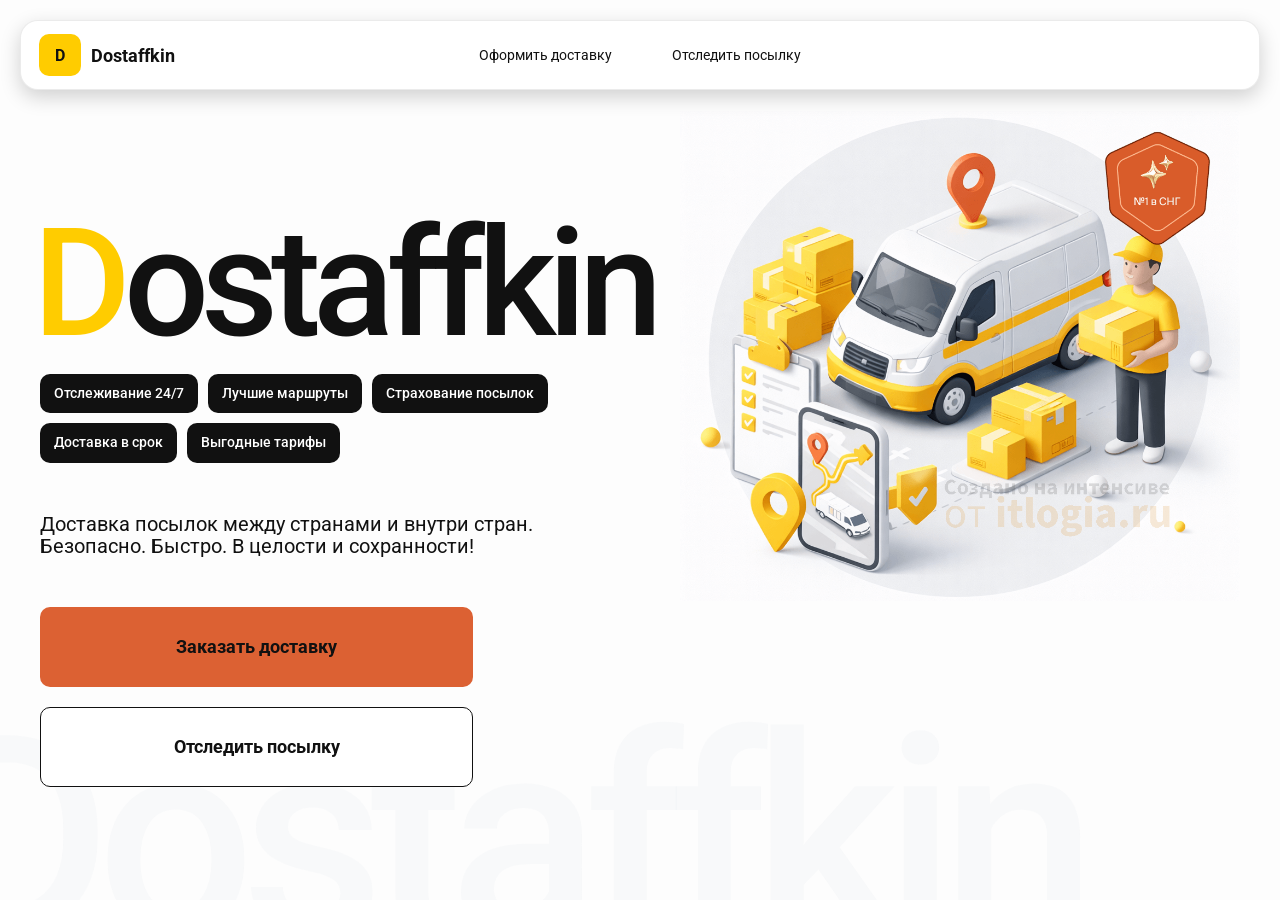
<file: index.html>
<!doctype html>
<html lang="ru">

<head>
  <meta charset="utf-8" />
  <meta name="viewport" content="width=device-width,initial-scale=1,maximum-scale=1,user-scalable=0" />
  <title>Dostaffkin — Доставка посылок между странами и внутри стран. Безопасно. Быстро. В целости и сохранности!
  </title>
  <link href="styles/base.css" rel="stylesheet" />
  <link href="styles/base_adaptive.css" rel="stylesheet" />
  <link href="styles/index.css" rel="stylesheet" />
  <link href="styles/index_adaptive.css" rel="stylesheet" />
</head>

<body>
  <div class="container">
    <header class="header">
      <a class="header-brand" href="#">
        <div class="header-logo">D</div>
        <div class="header-title">Dostaffkin</div>
      </a>
      <nav class="header-menu">
        <a class="header-link" href="./order.html">Оформить <span>доставку</span></a>
        <a class="header-link" href="./track.html">Отследить <span>посылку</span></a>
      </nav>
    </header>
    <main class="main">
      <section class="main-info">
        <div class="main-title">
          <span>D</span>ostaffkin
        </div>
        <div class="main-features">
          <div class="main-feature">Отслеживание 24/7</div>
          <div class="main-feature">Лучшие маршруты</div>
          <div class="main-feature">Страхование посылок</div>
          <div class="main-feature">Доставка в срок</div>
          <div class="main-feature">Выгодные тарифы</div>
        </div>
        <div class="main-description">
          Доставка посылок между странами и внутри стран.
          Безопасно. Быстро. В целости и сохранности!
        </div>
        <div class="main-actions">
          <a class="button" type="button" href="./order.html">Заказать доставку</a>
          <a class="button button-white" type="button" href="./track.html">Отследить посылку</a>
        </div>
      </section>
      <div class="main-title-ghost">Dostaffkin</div>
      <section class="main-image">
        <img src="images/main-image.png" alt="Main image" />
      </section>
    </main>
  </div>
</body>

</html>
</file>
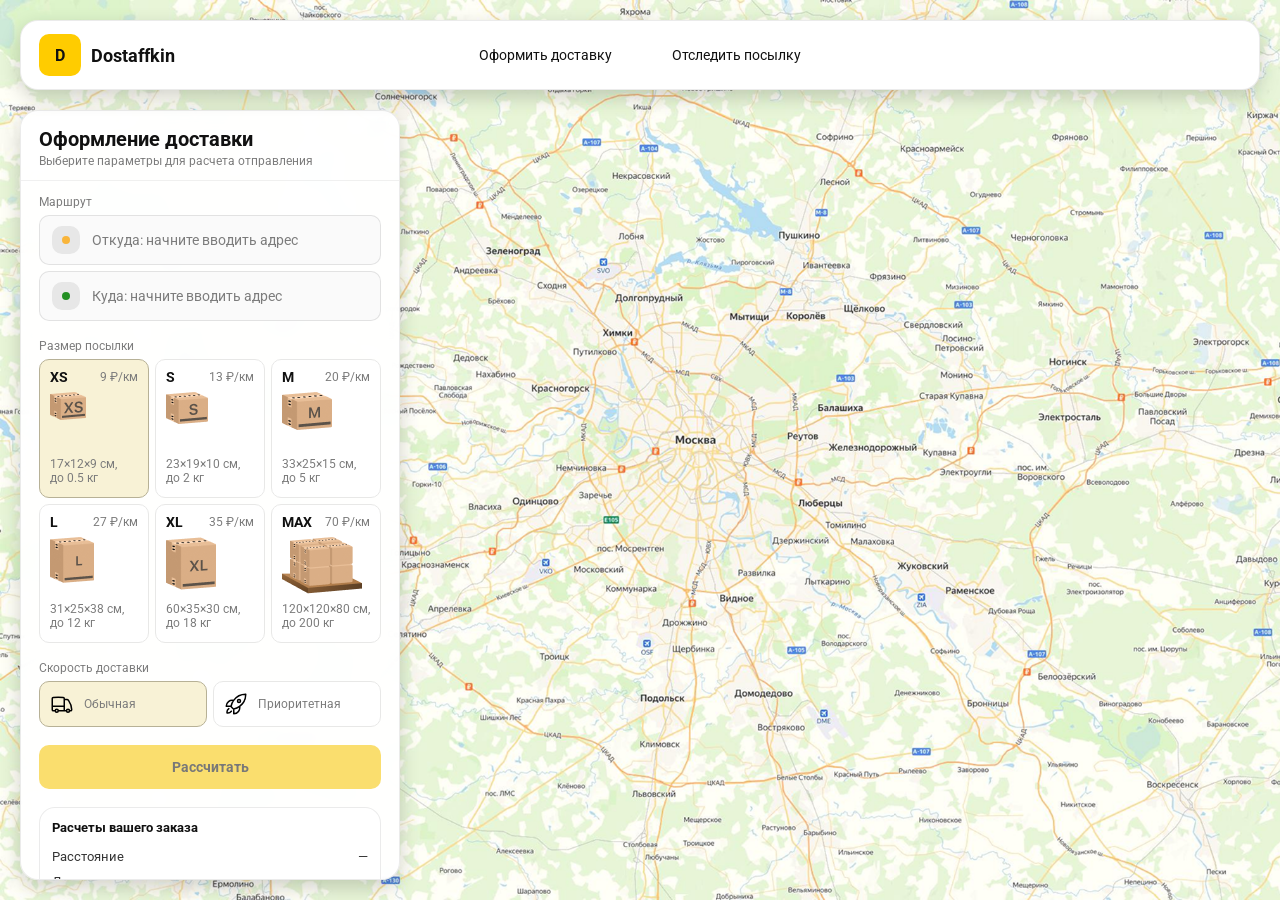
<file: order.html>
<!doctype html>
<html lang="ru">

<head>
    <meta charset="utf-8" />
    <meta name="viewport" content="width=device-width,initial-scale=1,maximum-scale=1,user-scalable=0" />
    <title>Оформление доставки</title>

    <link rel="stylesheet" href="styles/base.css" />
    <link rel="stylesheet" href="styles/base_adaptive.css" />

    <link rel="stylesheet" href="styles/order.css" />
    <link rel="stylesheet" href="styles/order_adaptive.css" />
</head>

<body>
    <div id="map"></div>
    <header class="header">
        <a class="header-brand" href="./index.html">
            <div class="header-logo">D</div>
            <div class="header-title">Dostaffkin</div>
        </a>
        <nav class="header-menu">
            <a class="header-link" href="#">Оформить <span>доставку</span></a>
            <a class="header-link" href="./track.html">Отследить <span>посылку</span></a>
        </nav>
    </header>

    <aside class="main" id="sidebar">
        <div class="main-header">
            <div class="main-title">Оформление доставки</div>
            <div class="main-text">Выберите параметры для расчета отправления</div>
        </div>
        <div class="main-content">
            <div class="main-route">
                <div class="main-block-title">Маршрут</div>
                <div class="main-fields">
                    <div class="main-field" id="fromField">
                        <div class="main-pin"></div>
                        <input id="from" placeholder="Откуда: начните вводить адрес" autocomplete="off" />
                        <div class="main-ac" id="fromAc" role="listbox" aria-label="Подсказки адресов"></div>
                    </div>

                    <div class="main-field" id="toField">
                        <div class="main-pin"></div>
                        <input id="to" placeholder="Куда: начните вводить адрес" autocomplete="off" />
                        <div class="main-ac" id="toAc" role="listbox" aria-label="Подсказки адресов"></div>
                    </div>
                </div>
            </div>
            <div class="main-package">
                <div class="main-block-title">Размер посылки</div>

                <div class="main-sizes">
                    <div class="main-size-card is-active" data-value="xs">
                        <div class="main-size-top">
                            <div class="main-size-label">XS</div>
                            <div class="main-size-rate">9 ₽/км</div>
                        </div>
                        <div class="main-size-media">
                            <img src="images/sizes/xs.png" alt="Короб XS" />
                        </div>
                        <div class="main-size-description">17×12×9 см,<br>до 0.5 кг</div>
                    </div>

                    <div class="main-size-card" data-value="s">
                        <div class="main-size-top">
                            <div class="main-size-label">S</div>
                            <div class="main-size-rate">13 ₽/км</div>
                        </div>
                        <div class="main-size-media">
                            <img src="images/sizes/s.png" alt="Короб S" />
                        </div>
                        <div class="main-size-description">23×19×10 см,<br>до 2 кг</div>
                    </div>

                    <div class="main-size-card" data-value="m">
                        <div class="main-size-top">
                            <div class="main-size-label">M</div>
                            <div class="main-size-rate">20 ₽/км</div>
                        </div>
                        <div class="main-size-media">
                            <img src="images/sizes/m.png" alt="Короб M" />
                        </div>
                        <div class="main-size-description">33×25×15 см,<br>до 5 кг</div>
                    </div>

                    <div class="main-size-card" data-value="l">
                        <div class="main-size-top">
                            <div class="main-size-label">L</div>
                            <div class="main-size-rate">27 ₽/км</div>
                        </div>
                        <div class="main-size-media">
                            <img src="images/sizes/l.png" alt="Короб L" />
                        </div>
                        <div class="main-size-description">31×25×38 см,<br>до 12 кг</div>
                    </div>

                    <div class="main-size-card" data-value="xl">
                        <div class="main-size-top">
                            <div class="main-size-label">XL</div>
                            <div class="main-size-rate">35 ₽/км</div>
                        </div>
                        <div class="main-size-media">
                            <img src="images/sizes/xl.png" alt="Короб XL" />
                        </div>
                        <div class="main-size-description">60×35×30 см,<br>до 18 кг</div>
                    </div>

                    <div class="main-size-card" data-value="max">
                        <div class="main-size-top">
                            <div class="main-size-label">MAX</div>
                            <div class="main-size-rate">70 ₽/км</div>
                        </div>
                        <div class="main-size-media main-size-media-palleta">
                            <img src="images/sizes/max.png" alt="Паллета" />
                        </div>
                        <div class="main-size-description">120×120×80 см,<br>до 200 кг</div>
                    </div>
                </div>
            </div>
            <div class="main-speed">
                <div class="main-block-title">Скорость доставки</div>

                <div class="main-speeds">
                    <div class="main-speed-card is-active" data-value="regular">
                        <img class="main-speed-media" src="images/icons/regular.svg" alt="Regular" />
                        <div class="main-speed-description">Обычная</div>
                    </div>
                    <div class="main-speed-card" data-value="fast">
                        <img class="main-speed-media" src="images/icons/fast.svg" alt="Fast" />
                        <div class="main-speed-description">Приоритетная</div>
                    </div>
                </div>
            </div>
            <div class="main-calculate-block">
                <button id="calc" class="button calculate-button" type="button" disabled>Рассчитать</button>
            </div>
            <div class="main-result" id="result">
                <div class="main-result-title">Расчеты вашего заказа</div>
                <div class="main-result-lines">
                    <div class="main-result-line"><span>Расстояние</span><span id="distanceValue">—</span></div>
                    <div class="main-result-line"><span>Доставим через</span><span id="durationValue">—</span></div>
                    <div class="main-result-line"><span>Тариф</span><span id="rateValue">—</span></div>
                </div>
                <div class="main-price">
                    <div class="main-price-label">Итого</div>
                    <div class="main-price-value" id="totalValue">—</div>
                </div>
            </div>
            <div class="main-order-box">
                <div class="main-order-form" id="orderForm">
                    <div class="main-order-title">Оформление доставки</div>
                    <div class="main-block-info-row">
                        <div class="main-block-title">Контакты</div>
                        <div class="order-fields">
                            <div class="main-field">
                                <input id="customerName" placeholder="Ваше имя" autocomplete="off" />
                            </div>
                            <div class="main-field">
                                <input id="customerPhone" placeholder="Ваш телефон" autocomplete="off"
                                    inputmode="tel" />
                            </div>
                        </div>
                    </div>
                    <div class="main-block-info-row extra-info">
                        <div class="main-block-title">Дополнительная информация</div>
                        <div class="main-field textarea">
                            <textarea id="comment" placeholder="Детали доставки и комментарии"></textarea>
                        </div>
                    </div>
                    <button id="submit" class="button main-submit-request" type="button" disabled>Отправить
                        заявку
                    </button>
                </div>

                <div class="main-order-success" id="orderSuccess">
                    <div class="main-success-icon">✓</div>
                    <div class="main-success-title">Заявка отправлена!</div>
                    <div class="main-success-title">Номер отправления – <span id="orderId"></span></div>
                    <div class="main-success-subtitle">Мы скоро свяжемся с вами</div>
                </div>
            </div>
        </div>
    </aside>
</body>

</html>
</file>
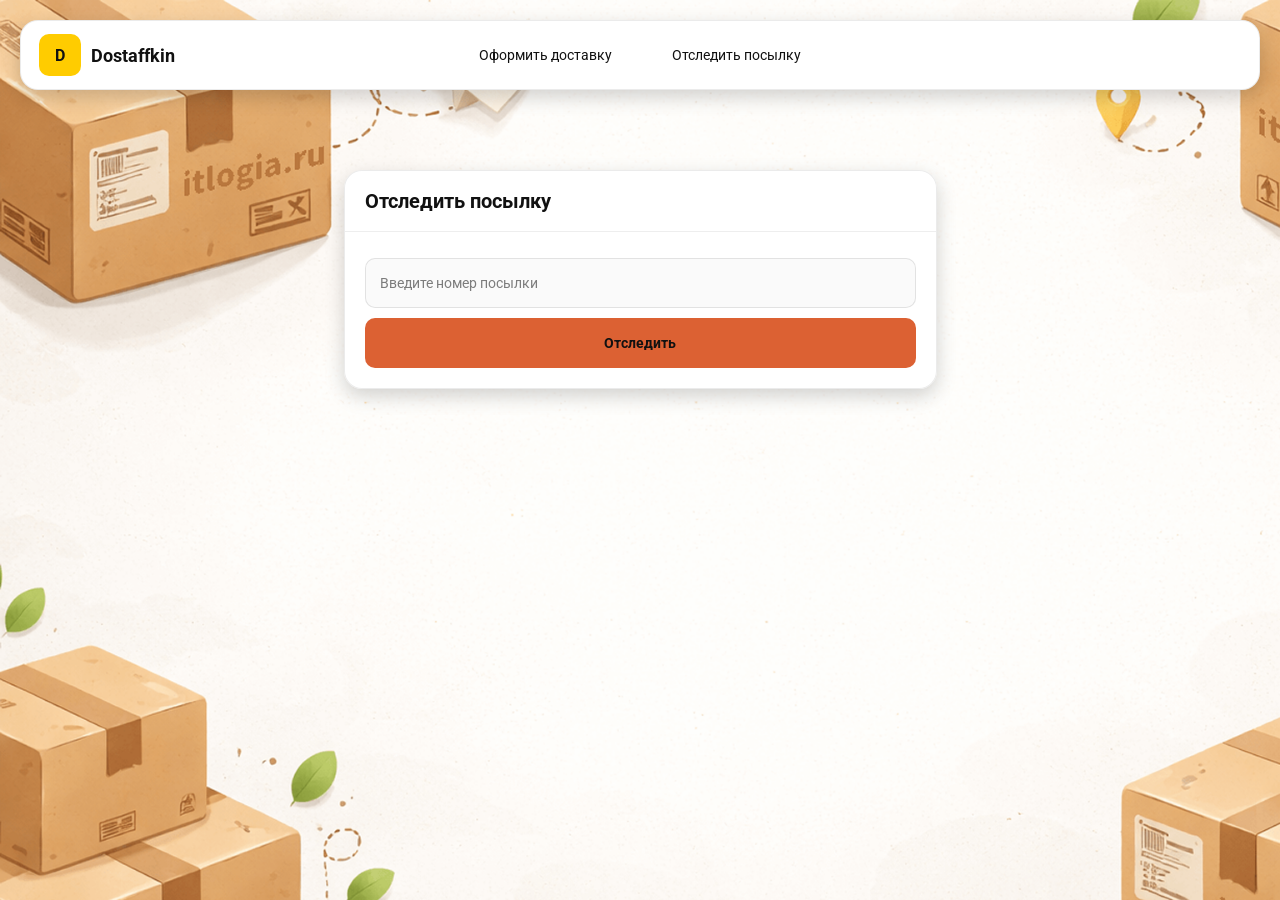
<file: track.html>
<!doctype html>
<html lang="ru">

<head>
    <meta charset="utf-8" />
    <meta name="viewport" content="width=device-width,initial-scale=1,maximum-scale=1,user-scalable=0" />
    <title>Отследить посылку</title>
    <link rel="stylesheet" href="styles/base.css" />
    <link rel="stylesheet" href="styles/base_adaptive.css" />

    <link rel="stylesheet" href="styles/track.css" />
    <link rel="stylesheet" href="styles/track_adaptive.css" />
</head>

<body>

    <div class="container">
        <header class="header">
            <a class="header-brand" href="./index.html">
                <div class="header-logo">D</div>
                <div class="header-title">Dostaffkin</div>
            </a>
            <nav class="header-menu">
                <a class="header-link" href="./order.html">Оформить <span>доставку</span></a>
                <a class="header-link" href="#">Отследить <span>посылку</span></a>
            </nav>
        </header>
        <main class="track-content">
            <section class="track-card track-search">
                <div class="track-title">Отследить посылку</div>
                <div class="track-action">
                    <div class="main-field track-field">
                        <input id="trackNumber" placeholder="Введите номер посылки" autocomplete="off" />
                    </div>
                    <button id="trackButton" class="button track-button" type="button">Отследить</button>
                </div>
            </section>
            <section class="track-card track-result" id="trackResult">
                <div class="track-result-header">
                    <div class="track-id" id="trackIdValue"></div>
                    <div class="track-routes">
                        <div class="track-route">
                            <div class="track-route-pin">
                                <svg xmlns="http://www.w3.org/2000/svg" fill="none" viewBox="0 0 24 24"
                                    stroke-width="1.5" stroke="orange" class="size-6">
                                    <path stroke-linecap="round" stroke-linejoin="round"
                                        d="M15 10.5a3 3 0 1 1-6 0 3 3 0 0 1 6 0Z" />
                                    <path stroke-linecap="round" stroke-linejoin="round"
                                        d="M19.5 10.5c0 7.142-7.5 11.25-7.5 11.25S4.5 17.642 4.5 10.5a7.5 7.5 0 1 1 15 0Z" />
                                </svg>
                            </div>
                            <div class="track-route-address" id="trackFromValue">
                                Откуда: Москва, улица Арбат, 1
                            </div>
                        </div>
                        <div class="track-route track-route-arrow">
                            <svg xmlns="http://www.w3.org/2000/svg" fill="none" viewBox="0 0 24 24" stroke-width="1.5"
                                stroke="currentColor" class="size-6">
                                <path stroke-linecap="round" stroke-linejoin="round"
                                    d="M19.5 13.5 12 21m0 0-7.5-7.5M12 21V3" />
                            </svg>
                        </div>
                        <div class="track-route">
                            <div class="track-route-pin">
                                <svg xmlns="http://www.w3.org/2000/svg" fill="none" viewBox="0 0 24 24"
                                    stroke-width="1.5" stroke="green" class="size-6">
                                    <path stroke-linecap="round" stroke-linejoin="round"
                                        d="M15 10.5a3 3 0 1 1-6 0 3 3 0 0 1 6 0Z" />
                                    <path stroke-linecap="round" stroke-linejoin="round"
                                        d="M19.5 10.5c0 7.142-7.5 11.25-7.5 11.25S4.5 17.642 4.5 10.5a7.5 7.5 0 1 1 15 0Z" />
                                </svg>
                            </div>
                            <div class="track-route-address" id="trackToValue">
                                Куда: Минск, проспект Независимости, 58
                            </div>
                        </div>
                    </div>
                </div>
                <div class="track-info">
                    <div class="track-status-title">Статус данной посылки:</div>
                    <div class="track-status-list" id="trackStatusList">


                        <div class="track-status created">
                            <img src="images/icons/created.svg" class="track-status-icon" alt="Created">
                            <div class="track-status-text">
                                <div class="track-status-text-state">Создан</div>
                                <div class="track-status-text-date">10.01.2026</div>
                            </div>
                        </div>

                        <div class="track-status in-way">
                            <img src="images/icons/in-way.svg" class="track-status-icon" alt="In way">
                            <div class="track-status-text">
                                <div class="track-status-text-state">В пути: Москва</div>
                                <div class="track-status-text-date">18.01.2026</div>
                            </div>
                        </div>

                        <div class="track-status ready">
                            <img src="images/icons/ready.svg" class="track-status-icon" alt="Ready">
                            <div class="track-status-text">
                                <div class="track-status-text-state">Готов к выдаче</div>
                                <div class="track-status-text-date">25.01.2026</div>
                            </div>
                        </div>

                        <div class="track-status done">
                            <img src="images/icons/done.svg" class="track-status-icon" alt="Done">
                            <div class="track-status-text">
                                <div class="track-status-text-state">Вручен</div>
                                <div class="track-status-text-date">27.01.2026</div>
                            </div>
                        </div>

                    </div>
                </div>
            </section>
        </main>
    </div>

</body>

</html>
</file>
<file: styles/base.css>
*, *::before, *::after {
  box-sizing: border-box;
}

@font-face {
  font-family: "Roboto";
  src: url("../fonts/Roboto-Regular.ttf");
  font-weight: normal;
}

@font-face {
  font-family: "Roboto";
  src: url("../fonts/Roboto-Bold.ttf");
  font-weight: bold;
}

@font-face {
  font-family: "Roboto";
  src: url("../fonts/Roboto-Medium.ttf");
  font-weight: 500;
}

html, body {
  margin: 0;
  color: #111111;
  font-family: "Roboto", sans-serif;
}

body {
  background: #FDFDFD;
}

.header {
  border-radius: 18px;
  box-shadow: 0 7px 20px 0 #0000002E;
  backdrop-filter: blur(10px);
  background: #ffffff;
  left: 20px;
  border: 1px solid rgba(0, 0, 0, 0.08);
  position: fixed;
  right: 20px;
  top: 20px;
  padding: 14px 18px;
  height: 70px;
  display: flex;
  align-items: center;
  z-index: 6;
}

.header-brand {
  display: flex;
  align-items: center;
  text-decoration: none;
  gap: 10px;
}

.header-logo {
  width: 42px;
  height: 42px;
  border-radius: 10px;
  background: #FFCC00;
  display: grid;
  place-items: center;
  font-weight: bold;
  color: #111;
}

.header-title {
  font-size: 18px;
  font-weight: bold;
  color: #111111;
  text-decoration: none;
}

.header-menu {
  display: flex;
  align-items: center;
  gap: 60px;
  margin: 0;
  position: absolute;
  left: 50%;
  transform: translateX(-50%);
}

.header-link {
  font-size: 14px;
  color: #111111;
  text-decoration: none;
}

.button {
  border: 0;
  outline: none;
  height: 44px;
  border-radius: 10px;
  font-size: 14px;
  font-weight: bold;
  cursor: pointer;
  font-family: inherit;
  transition: transform .08s ease, opacity .12s ease;
  background: #DC6133;
  color: #111111;
  text-align: center;
  text-decoration: none;
}

.button:hover {
  background-color: #E5BC19;
}

.button:disabled {
  cursor: not-allowed;
  background-color: #FADE6E;
  color: #787878;
  transform: none;
}

.button.button-white {
  background: #ffffff;
  border: 1px solid #111111;
}

.button.button-white:hover {
  background: rgb(241 241 241);
}

.main-field {
  display: flex;
  align-items: center;
  margin-top: 6px;
  gap: 10px;
  border: 1px solid #1111111A;
  background: #FAFAFA;
  border-radius: 10px;
  padding: 10px 12px;
  position: relative;
  box-sizing: border-box;
  height: 50px;
}

.main-field.textarea {
  height: auto;
}

.main-pin {
  width: 28px;
  height: 28px;
  border-radius: 10px;
  background: rgba(17, 17, 17, 0.08);
  display: grid;
  place-items: center;
  flex: 0 0 auto;
  position: relative;
}

.main-pin::before {
  content: "";
  width: 8px;
  height: 8px;
  border-radius: 999px;
  background: orange;
  opacity: .75;
  display: block;
}

.main-field:last-child .main-pin::before {
  background: green;
  opacity: .85;
}

input, textarea {
  width: 100%;
  border: 0;
  outline: none;
  background: transparent;
  font-size: 14px;
  color: #111111;
  font-family: inherit;
}

textarea {
  resize: vertical;
  min-height: 72px;
  padding: 2px 0;
}

input::placeholder, textarea::placeholder {
  color: #7C7C7C;
}

.main-field:focus-within {
  border-color: rgba(0, 0, 0, 0.20);
  box-shadow: 0 0 0 4px rgba(255, 204, 0, 0.35);
  background: rgba(255, 255, 255, 0.75);
}
</file>
<file: styles/base_adaptive.css>
@media (max-width: 767px) {
  .header {
    left: 10px;
    right: 10px;
    top: 10px;
  }

  .header-link span {
    display: none;
  }

  .header-menu {
    gap: 20px;
    justify-content: flex-start;
    margin: 0 0 0 30px;
    position: static;
    transform: none;
  }
}

@media (max-width: 420px) {
  .header-title {
    display: none;
  }
}

@media (max-width: 374px) {
  .header-menu {
    gap: 10px;
    margin: 0 0 0 10px;
  }
}
</file>
<file: styles/index.css>
.container {
  overflow: hidden;
  min-height: 100vh;
}

.main {
  padding: 111px 40px 40px;
  position: relative;
  display: flex;
}

.main-info {
  max-width: 840px;
  width: 100%;
  position: relative;
}

.main-title {
  margin-top: 98px;
  font-weight: 500;
  font-size: 200px;
  line-height: 1;
  letter-spacing: -0.05em;
  color: #111111;
  left: -15px;
  position: relative;
}

.main-title span {
  color: #ffcc00;
}

.main-features {
  margin-top: 15px;
  display: flex;
  flex-wrap: wrap;
  gap: 10px;
}

.main-feature {
  background: #111111;
  color: #ffffff;
  padding: 12px 14px;
  font-weight: 500;
  font-size: 14px;
  line-height: 1.1;
  border-radius: 10px;
}

.main-description {
  margin-top: 50px;
  max-width: 500px;
  font-size: 20px;
  line-height: 1.1;
  color: #111111;
}

.main-actions {
  margin-top: 50px;
  display: flex;
  flex-direction: column;
  gap: 20px;
}

.main-actions .button {
  height: 80px;
  width: 433px;
  font-size: 18px;
  font-weight: bold;
  place-items: center;
  display: grid;
}

.main-title-ghost {
  position: absolute;
  z-index: -1;
  left: -70px;
  bottom: -150px;
  font-weight: 500;
  font-size: 278px;
  line-height: 1;
  letter-spacing: -0.05em;
  color: #ECEDF04D;
}

.main-image {
  width: 1024px;
  top: 100px;
  z-index: -2;
}

.main-image img {
  width: 100%;
  max-width: 1024px;
  height: auto;
  display: block;
}
</file>
<file: styles/index_adaptive.css>
@media (max-width: 1760px) {
  .main-title {
    font-size: 150px;
    left: -7px;
  }

  .main-info {
    max-width: 640px;
  }
}

@media (max-width: 1200px) {
  .main-info {
    max-width: 540px;
  }

  .main {
    padding: 111px 20px 20px;
  }

  .main-title {
    font-size: 120px;
    left: -4px;
  }

  .main-title-ghost {
    font-size: 220px;
  }
}

@media (max-width: 1024px) {
  .main-title {
    margin-top: 30px;
  }

  .main {
    flex-direction: column-reverse;
  }

  .main-image {
    max-width: 350px;
    position: absolute;
    left: 370px;
    top: 370px;
  }

  .main-info {
    max-width: 100%;
  }

  .main-actions {
    gap: 10px;
  }

  .main-actions .button {
    height: 50px;
    font-size: 14px;
    width: auto;
    max-width: 300px;
  }

  .main-description {
    max-width: 350px;
  }
}

@media (max-width: 570px) {
  .main-title {
    font-size: 88px;
  }

  .main-description {
    max-width: 100%
  }

  .main-actions {
    width: 100%;
  }

  .main-actions .button {
    width: 100%;
    max-width: 100%
  }

  .main-image {
    max-width: 650px;
    position: absolute;
    left: 170px;
    top: 70px;
    opacity: 0.2;
  }
}

@media (max-width: 400px) {
  .main-title {
    font-size: 70px;
  }
}
</file>
<file: styles/order.css>
#map {
    background-image: url("../images/order-bg.png");
    background-size: cover;
    position: fixed;
    inset: 0;
}

.main {
    border-radius: 18px;
    box-shadow: 0 7px 20px 0 #0000002E;
    backdrop-filter: blur(10px);
    background: rgba(255, 255, 255, 0.96);
    left: 20px;
    border: 1px solid rgba(0, 0, 0, 0.08);
    position: fixed;
    top: 110px;
    bottom: 20px;
    width: 380px;
    display: flex;
    flex-direction: column;
    overflow: hidden;
    z-index: 5;
}

.main-header {
    padding: 18px 18px 12px 18px;
    border-bottom: 1px solid rgba(0, 0, 0, 0.06);
    display: flex;
    flex-direction: column;
}

.main-title {
    font-size: 20px;
    line-height: 100%;
    font-weight: bold;
}

.main-text {
    font-size: 12px;
    margin-top: 5px;
    color: #7C7C7C;
}

.main-content {
    padding: 14px 18px 18px 18px;
    overflow: auto;
    scrollbar-width: none;
    display: flex;
    flex-direction: column;
    gap: 18px;
    flex: 1;
}

.main-block-title {
    font-size: 12px;
    color: #7C7C7C;
}

.main-route .main-block-title,
.main-package .main-block-title {
    margin-bottom: 6px;
}

.main-sizes {
    display: grid;
    gap: 6px;
    grid-template-columns: repeat(3, 1fr);
}

.main-size-card {
    border: 1px solid #E8E8E7;
    background: #FFFFFF;
    border-radius: 10px;
    padding: 10px;
    cursor: pointer;
    user-select: none;
    transition: transform .08s ease, border-color .12s ease, background .12s ease;
    min-height: 139px;
}

.main-size-card:hover {
    transform: translateY(-1px);
}

.main-size-card.is-active {
    background-color: #F8F2D6;
    border-color: #B7B196;
}

.main-size-top {
    display: flex;
    align-items: center;
    justify-content: space-between;
}

.main-size-label {
    font-weight: bold;
    font-size: 14px;
    color: #111111;
    line-height: 100%;
}

.main-size-rate {
    font-size: 12px;
    color: #7C7C7C;
    line-height: 100%;
}

.main-size-media {
    margin-top: 8px;
    height: 57px;
}

.main-size-description {
    margin-top: 8px;
    font-size: 12px;
    color: #7C7C7C;
    line-height: 1.2;
}

.calculate-button {
    width: 100%;
}

.main-result {
    border: 1px solid rgba(0, 0, 0, 0.08);
    background: rgba(255, 255, 255, 0.75);
    border-radius: 16px;
    padding: 12px;
    line-height: 1.25;
}

.main-result-title {
    font-weight: bold;
    font-size: 13px;
    color: #111111;
    margin-bottom: 13px;
}

.main-result-lines {
    gap: 8px;
    display: flex;
    flex-direction: column;
}

.main-result-line {
    font-size: 13px;
    color: rgba(17, 17, 17, 0.85);
    display: flex;
    justify-content: space-between;
}

.main-price {
    margin-top: 18px;
    padding-top: 10px;
    border-top: 1px dashed rgba(0, 0, 0, 0.12);
    display: flex;
    align-items: baseline;
    justify-content: space-between;
}

.main-price-label {
    font-size: 12px;
    color: rgba(17, 17, 17, 0.55);
}

.main-price-value {
    font-size: 20px;
    font-weight: bold;
    color: #111111;
    letter-spacing: -0.3px;
}

.main-order-box {
    background: #ffffff;
    border: 1px solid #E8E8E7;
    border-radius: 10px;
    padding: 12px;
}

.main-order-title {
    margin-bottom: 8px;
    font-weight: bold;
    font-size: 14px;
    color: #111111;
}

.main-block-info {
    display: flex;
    flex-direction: column;
    gap: 6px;
}

.order-fields {
    display: grid;
    grid-template-columns: 1fr 1fr;
    column-gap: 10px;
    margin-top: 6px;
}

.main-block-info-row.extra-info {
    display: block;
    margin-top: 13px;
}

.main-submit-request {
    width: 100%;
    margin-top: 6px;
}

.main-order-success {
    display: none;
    text-align: center;
    padding: 22px 12px;
    gap: 12px;
}

.main-order-success.is-visible {
    display: flex;
    flex-direction: column;
    align-items: center;
}

.main-success-icon {
    width: 56px;
    height: 56px;
    border-radius: 50%;
    background: #16a34a;
    color: #ffffff;
    display: grid;
    place-items: center;
    font-size: 30px;
}

.main-success-title {
    font-size: 14px;
    font-weight: bold;
    color: #111111;
}

.main-success-subtitle {
    font-size: 12px;
    color: rgba(17, 17, 17, 0.55);
    line-height: 1.3;
}

.main-speed .main-block-title {
    margin-bottom: 6px;
}

.main-speeds {
    display: grid;
    gap: 6px;
    grid-template-columns: repeat(2, 1fr);
}

.main-speed-card {
    border: 1px solid #E8E8E7;
    background: #FFFFFF;
    border-radius: 10px;
    padding: 10px;
    cursor: pointer;
    user-select: none;
    transition: transform .08s ease, border-color .12s ease, background .12s ease;
    display: flex;
    align-items: center;
    gap: 10px;
}

.main-speed-card:hover {
    transform: translateY(-1px);
}

.main-speed-card.is-active {
    background-color: #F8F2D6;
    border-color: #B7B196;
}

.main-speed-description {
    font-size: 12px;
    color: #7C7C7C;
    line-height: 1.2;
}
</file>
<file: styles/order_adaptive.css>
@media (max-width: 767px) {
    .main {
        left: 10px;
        right: 10px;
        top: 50%;
        bottom: 12px;
        width: auto;
        max-width: none;
    }
}

@media (max-width: 420px) {
    .main-sizes {
        grid-template-columns: repeat(2, 1fr);
    }
}
</file>
<file: styles/track.css>
.container {
    background: #F4F4F4 url("../images/track-bg.png");
    background-size: cover;
    min-height: 100vh;
    padding: 170px 0 50px 0;
}

.track-content {
    width: 593px;
    margin: 0 auto;
}

.track-card {
    width: 100%;
    border-radius: 18px;
    box-shadow: 0 7px 20px 0 #0000002E;
    backdrop-filter: blur(10px);
    background: rgba(255, 255, 255, 0.96);
    border: 1px solid rgba(0, 0, 0, 0.08);
}

.track-title {
    font-size: 20px;
    line-height: 100%;
    font-weight: bold;
    border-bottom: 1px solid #EEEEEE;
    padding: 20px;
}

.track-action {
    padding: 20px;
}

.track-button {
    width: 100%;
    height: 50px;
}

.track-field {
    margin-bottom: 10px;
}

.track-result {
    margin-top: 5px;
    display: none;
}

.track-result.is-visible {
    display: block;
}

.track-result-header {
    font-weight: bold;
    font-size: 14px;
    color: #111111;
    padding: 20px;
    border-bottom: 1px solid #EEEEEE;
}

.track-id {
    margin-bottom: 12px;
    font-size: 20px;
}

.track-routes {
    display: flex;
    flex-direction: column;
    gap: 10px;
    font-weight: normal;
}

.track-route {
    display: flex;
    align-items: center;
    gap: 10px;
}

.track-route-pin {
    width: 24px;
    height: 24px;
    flex-shrink: 0;
}

.track-route-arrow {
    padding: 15px 0;
    width: 24px;
    height: 24px;
}

.track-info {
    padding: 20px;
}

.track-status {
    display: flex;
    align-items: center;
    font-size: 12px;
    gap: 10px;
}

.track-status-title {
    font-size: 14px;
    color: #111111;
    margin-bottom: 20px;
}

.track-status-list {
    display: flex;
    flex-direction: column;
    gap: 15px;
}

.track-status-icon {
    width: 40px;
    height: 40px;
    border-radius: 50%;
    background: rgba(17, 17, 17, 0.08);
    display: grid;
    place-items: center;
    flex: 0 0 auto;
}

.track-status.created .track-status-icon {
    background-color: #F1CB00;
}

.track-status.in-way .track-status-icon {
    background-color: #F08A11;
}

.track-status.ready .track-status-icon {
    background-color: #A35D0A;
}

.track-status.done .track-status-icon {
    background-color: #37C93B;
}

.track-status-text {
    display: flex;
    align-items: center;
    justify-content: space-between;
    color: #111111;
    font-size: 12px;
    flex: 1;
}

.track-status-date {
    color: rgba(17, 17, 17, 0.55);
}
</file>
<file: styles/track_adaptive.css>
@media (max-width: 767px) {
    .container {
        padding: 130px 0 50px 0;
    }

    .track-content {
        width: 100%;
        padding-left: 10px;
        padding-right: 10px;
    }

    .track-result-header {
        padding: 20px;
    }
}
</file>
